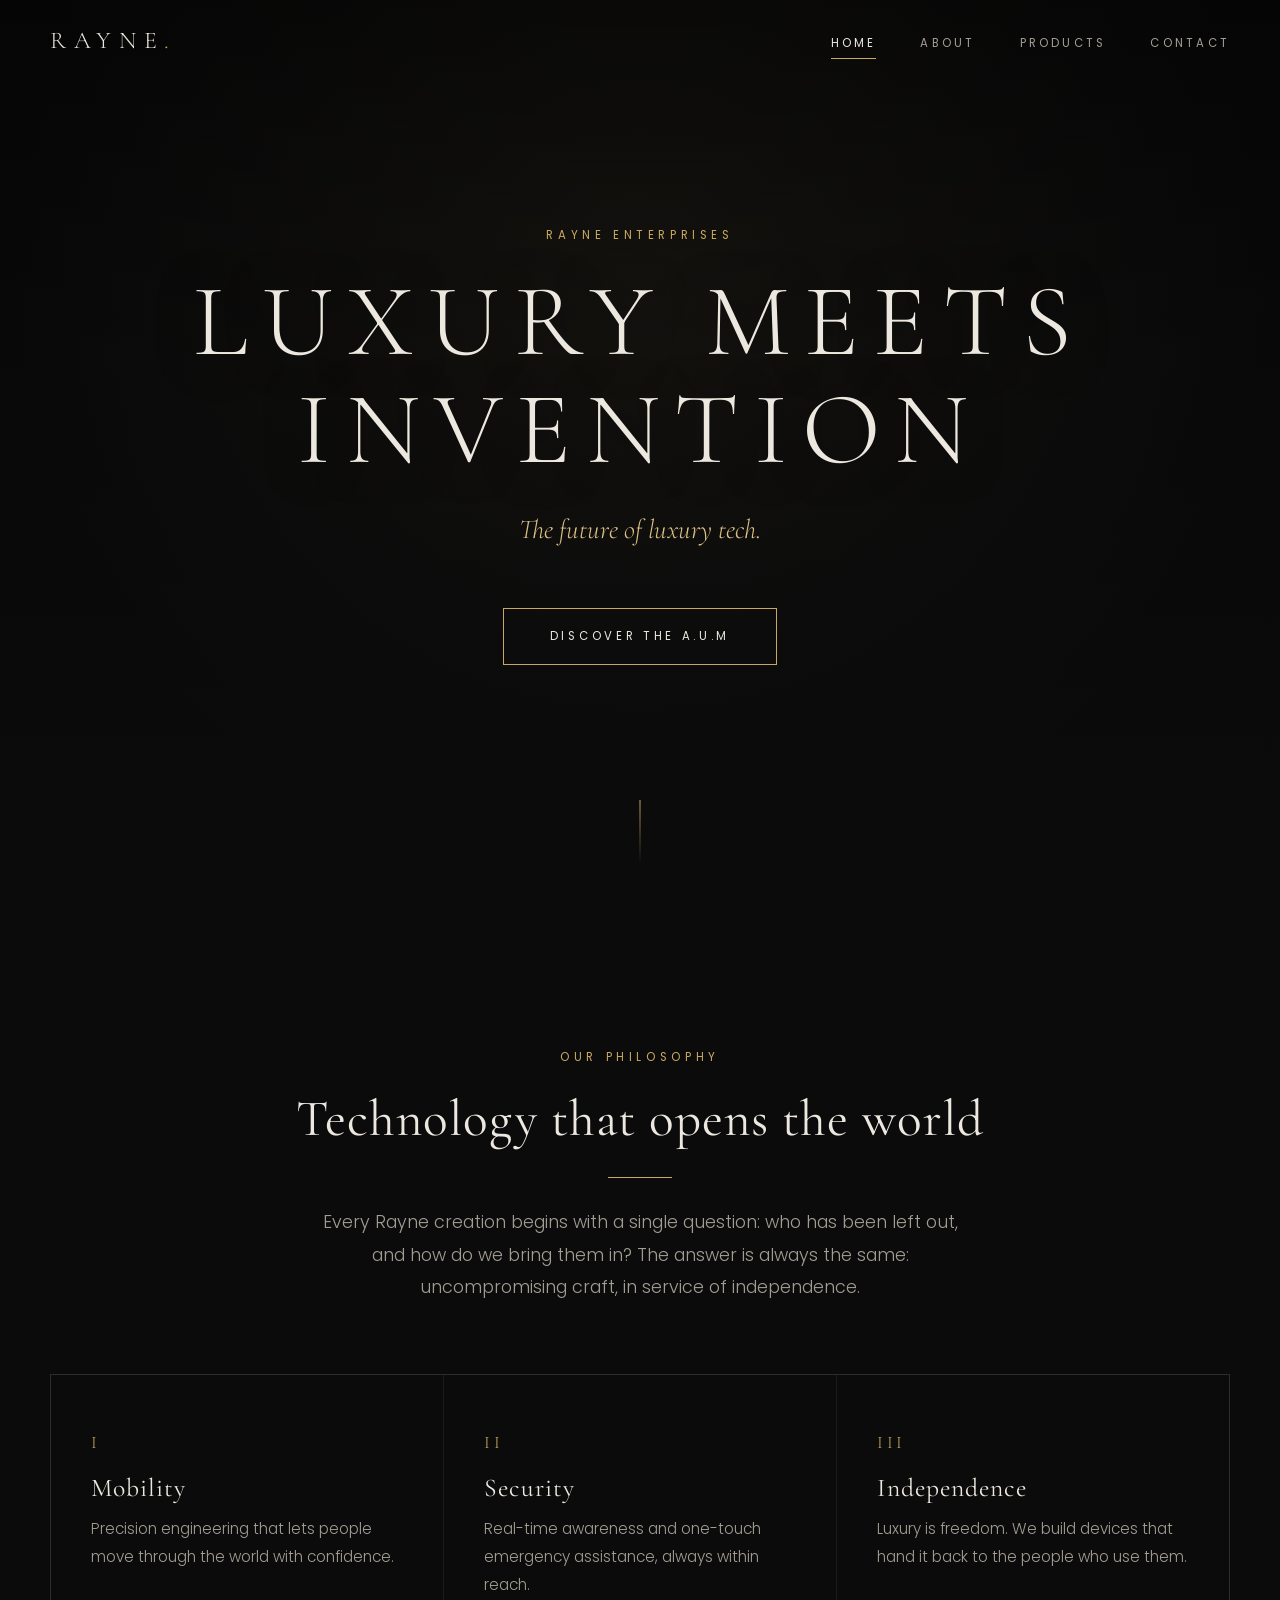
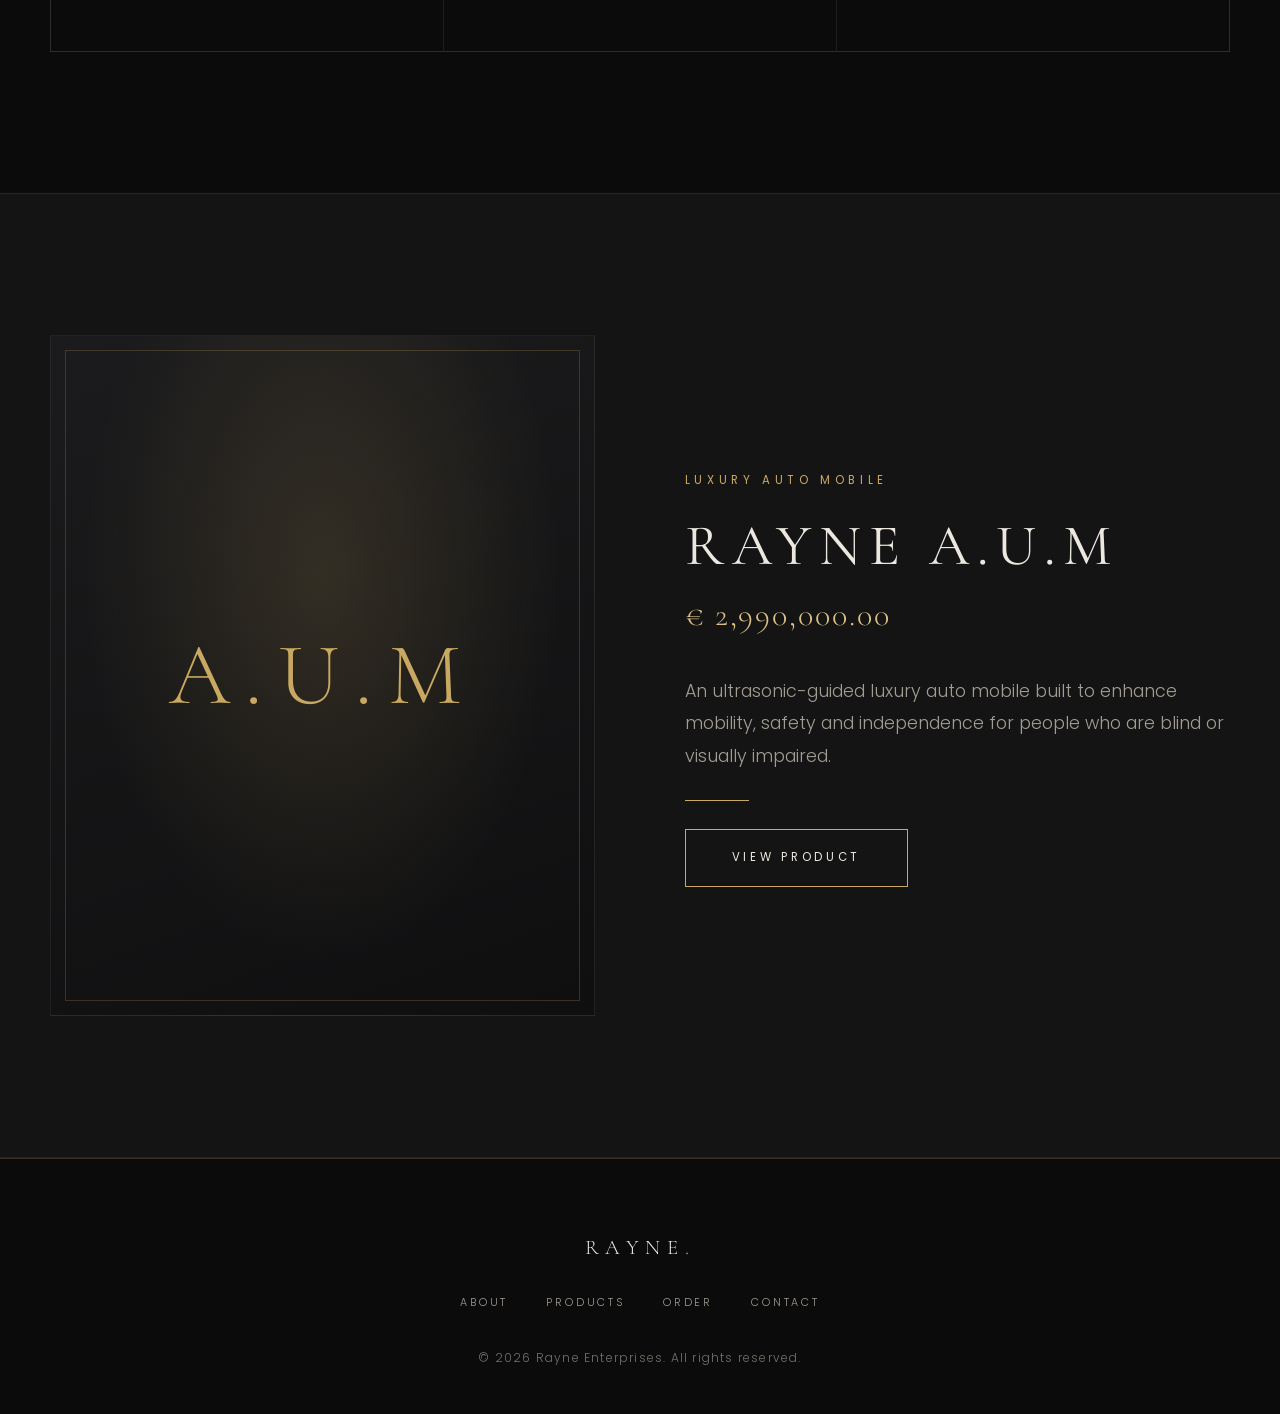
<file: index.html>
<!DOCTYPE html>
<html lang="en">
<head>
    <meta charset="UTF-8">
    <meta name="viewport" content="width=device-width, initial-scale=1.0">
    <title>Rayne Enterprises — Luxury Meets Invention</title>
    <meta name="description" content="Rayne Enterprises: the future of luxury technology. Discover the Rayne A.U.M.">
    <link rel="preconnect" href="https://fonts.googleapis.com">
    <link rel="preconnect" href="https://fonts.gstatic.com" crossorigin>
    <link href="https://fonts.googleapis.com/css2?family=Cormorant+Garamond:ital,wght@0,300;0,400;0,500;1,400&family=Poppins:wght@300;400&display=swap" rel="stylesheet">
    <link rel="stylesheet" href="style.css">
</head>
<body>
    <a class="skip-link" href="#main">Skip to content</a>

    <header class="site-header">
        <div class="header-inner">
            <a class="brand" href="index.html" aria-label="Rayne Enterprises home">Rayne<span>.</span></a>
            <button class="nav-toggle" aria-label="Toggle menu" aria-expanded="false" aria-controls="nav"><span></span></button>
            <nav id="nav" class="site-nav" aria-label="Main">
                <ul>
                    <li><a href="index.html" aria-current="page">Home</a></li>
                    <li><a href="about.html">About</a></li>
                    <li><a href="products.html">Products</a></li>
                    <li><a href="contact.html">Contact</a></li>
                </ul>
            </nav>
        </div>
    </header>

    <main id="main">
        <section id="hero">
            <!-- Background video. If your video host ever stops working, the dark gradient behind it takes over. -->
            <div class="video-background">
                <video autoplay muted loop playsinline aria-hidden="true">
                    <source src="https://brucewaynex.com/cdn/shop/videos/c/vp/032bca4f8c4c4cc7bda6c38eead99bff/032bca4f8c4c4cc7bda6c38eead99bff.HD-1080p-7.2Mbps-28333370.mp4?v=0" type="video/mp4">
                </video>
            </div>
            <div class="overlay"></div>

            <div class="hero-content">
                <span class="eyebrow">Rayne Enterprises</span>
                <h1 class="hero-title">Luxury Meets Invention</h1>
                <p class="hero-subtitle">The future of luxury tech.</p>
                <a class="btn" href="products.html">Discover the A.U.M</a>
            </div>
            <div class="scroll-cue" aria-hidden="true"></div>
        </section>

        <section class="section">
            <div class="container center">
                <span class="eyebrow reveal">Our Philosophy</span>
                <h2 class="section-title reveal d1">Technology that opens the world</h2>
                <hr class="divider reveal d1">
                <p class="lead reveal d2">Every Rayne creation begins with a single question: who has been left out, and how do we bring them in? The answer is always the same: uncompromising craft, in service of independence.</p>

                <div class="pillars">
                    <div class="pillar reveal">
                        <span class="num">I</span>
                        <h3>Mobility</h3>
                        <p>Precision engineering that lets people move through the world with confidence.</p>
                    </div>
                    <div class="pillar reveal d1">
                        <span class="num">II</span>
                        <h3>Security</h3>
                        <p>Real-time awareness and one-touch emergency assistance, always within reach.</p>
                    </div>
                    <div class="pillar reveal d2">
                        <span class="num">III</span>
                        <h3>Independence</h3>
                        <p>Luxury is freedom. We build devices that hand it back to the people who use them.</p>
                    </div>
                </div>
            </div>
        </section>

        <section id="products" class="section alt">
            <div class="container split">
                <!-- Replace .mono with <img src="images/aum.jpg" alt="Rayne A.U.M"> when you have a product photo -->
                <div class="product-visual reveal">
                    <span class="mono">A.U.M</span>
                </div>
                <div class="reveal d1">
                    <span class="eyebrow">Luxury Auto Mobile</span>
                    <h2 class="product-name">Rayne A.U.M</h2>
                    <p class="price">€ 2,990,000.00</p>
                    <p class="lead">An ultrasonic-guided luxury auto mobile built to enhance mobility, safety and independence for people who are blind or visually impaired.</p>
                    <hr class="divider">
                    <a class="btn" href="products.html">View Product</a>
                </div>
            </div>
        </section>
    </main>

    <footer class="site-footer">
        <a class="brand" href="index.html">Rayne<span>.</span></a>
        <nav class="footer-nav" aria-label="Footer">
            <a href="about.html">About</a>
            <a href="products.html">Products</a>
            <a href="order.html">Order</a>
            <a href="contact.html">Contact</a>
        </nav>
        <p class="copyright">&copy; <span class="year">2026</span> Rayne Enterprises. All rights reserved.</p>
    </footer>

    <script src="script.js"></script>
</body>
</html>
</file>
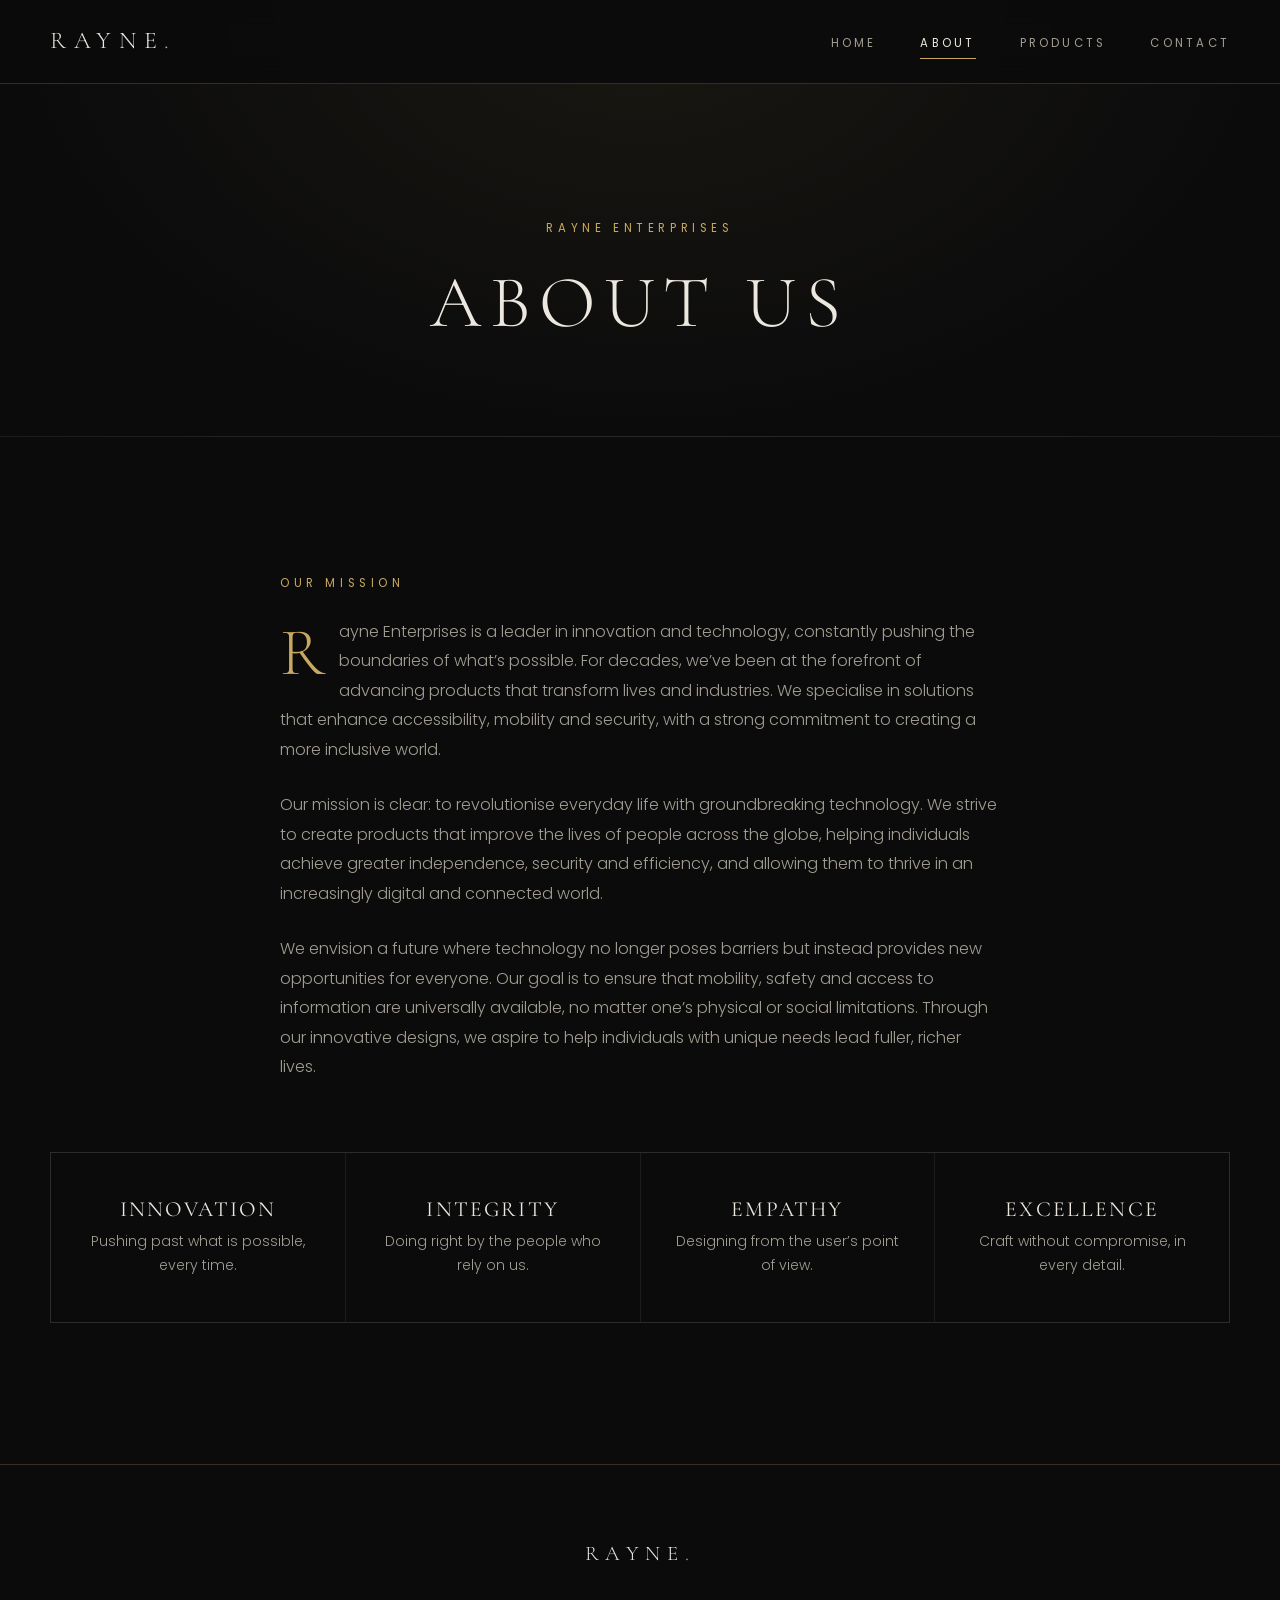
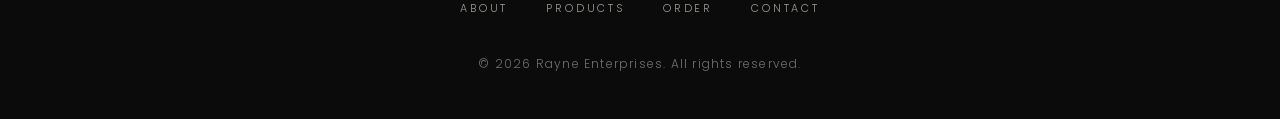
<file: about.html>
<!DOCTYPE html>
<html lang="en">
<head>
    <meta charset="UTF-8">
    <meta name="viewport" content="width=device-width, initial-scale=1.0">
    <title>About — Rayne Enterprises</title>
    <meta name="description" content="Rayne Enterprises is a leader in innovation, building technology that enhances accessibility, mobility and security.">
    <link rel="preconnect" href="https://fonts.googleapis.com">
    <link rel="preconnect" href="https://fonts.gstatic.com" crossorigin>
    <link href="https://fonts.googleapis.com/css2?family=Cormorant+Garamond:ital,wght@0,300;0,400;0,500;1,400&family=Poppins:wght@300;400&display=swap" rel="stylesheet">
    <link rel="stylesheet" href="style.css">
</head>
<body>
    <a class="skip-link" href="#main">Skip to content</a>

    <header class="site-header">
        <div class="header-inner">
            <a class="brand" href="index.html" aria-label="Rayne Enterprises home">Rayne<span>.</span></a>
            <button class="nav-toggle" aria-label="Toggle menu" aria-expanded="false" aria-controls="nav"><span></span></button>
            <nav id="nav" class="site-nav" aria-label="Main">
                <ul>
                    <li><a href="index.html">Home</a></li>
                    <li><a href="about.html" aria-current="page">About</a></li>
                    <li><a href="products.html">Products</a></li>
                    <li><a href="contact.html">Contact</a></li>
                </ul>
            </nav>
        </div>
    </header>

    <main id="main">
        <section class="page-hero">
            <div class="container">
                <span class="eyebrow">Rayne Enterprises</span>
                <h1>About Us</h1>
            </div>
        </section>

        <section class="section">
            <div class="container">
                <div class="prose reveal">
                    <h3>Our Mission</h3>
                    <p>Rayne Enterprises is a leader in innovation and technology, constantly pushing the boundaries of what&rsquo;s possible. For decades, we&rsquo;ve been at the forefront of advancing products that transform lives and industries. We specialise in solutions that enhance accessibility, mobility and security, with a strong commitment to creating a more inclusive world.</p>
                    <p>Our mission is clear: to revolutionise everyday life with groundbreaking technology. We strive to create products that improve the lives of people across the globe, helping individuals achieve greater independence, security and efficiency, and allowing them to thrive in an increasingly digital and connected world.</p>
                    <p>We envision a future where technology no longer poses barriers but instead provides new opportunities for everyone. Our goal is to ensure that mobility, safety and access to information are universally available, no matter one&rsquo;s physical or social limitations. Through our innovative designs, we aspire to help individuals with unique needs lead fuller, richer lives.</p>
                </div>

                <div class="values">
                    <div class="value reveal">
                        <h3>Innovation</h3>
                        <p>Pushing past what is possible, every time.</p>
                    </div>
                    <div class="value reveal d1">
                        <h3>Integrity</h3>
                        <p>Doing right by the people who rely on us.</p>
                    </div>
                    <div class="value reveal d2">
                        <h3>Empathy</h3>
                        <p>Designing from the user&rsquo;s point of view.</p>
                    </div>
                    <div class="value reveal d2">
                        <h3>Excellence</h3>
                        <p>Craft without compromise, in every detail.</p>
                    </div>
                </div>
            </div>
        </section>
    </main>

    <footer class="site-footer">
        <a class="brand" href="index.html">Rayne<span>.</span></a>
        <nav class="footer-nav" aria-label="Footer">
            <a href="about.html">About</a>
            <a href="products.html">Products</a>
            <a href="order.html">Order</a>
            <a href="contact.html">Contact</a>
        </nav>
        <p class="copyright">&copy; <span class="year">2026</span> Rayne Enterprises. All rights reserved.</p>
    </footer>

    <script src="script.js"></script>
</body>
</html>
</file>
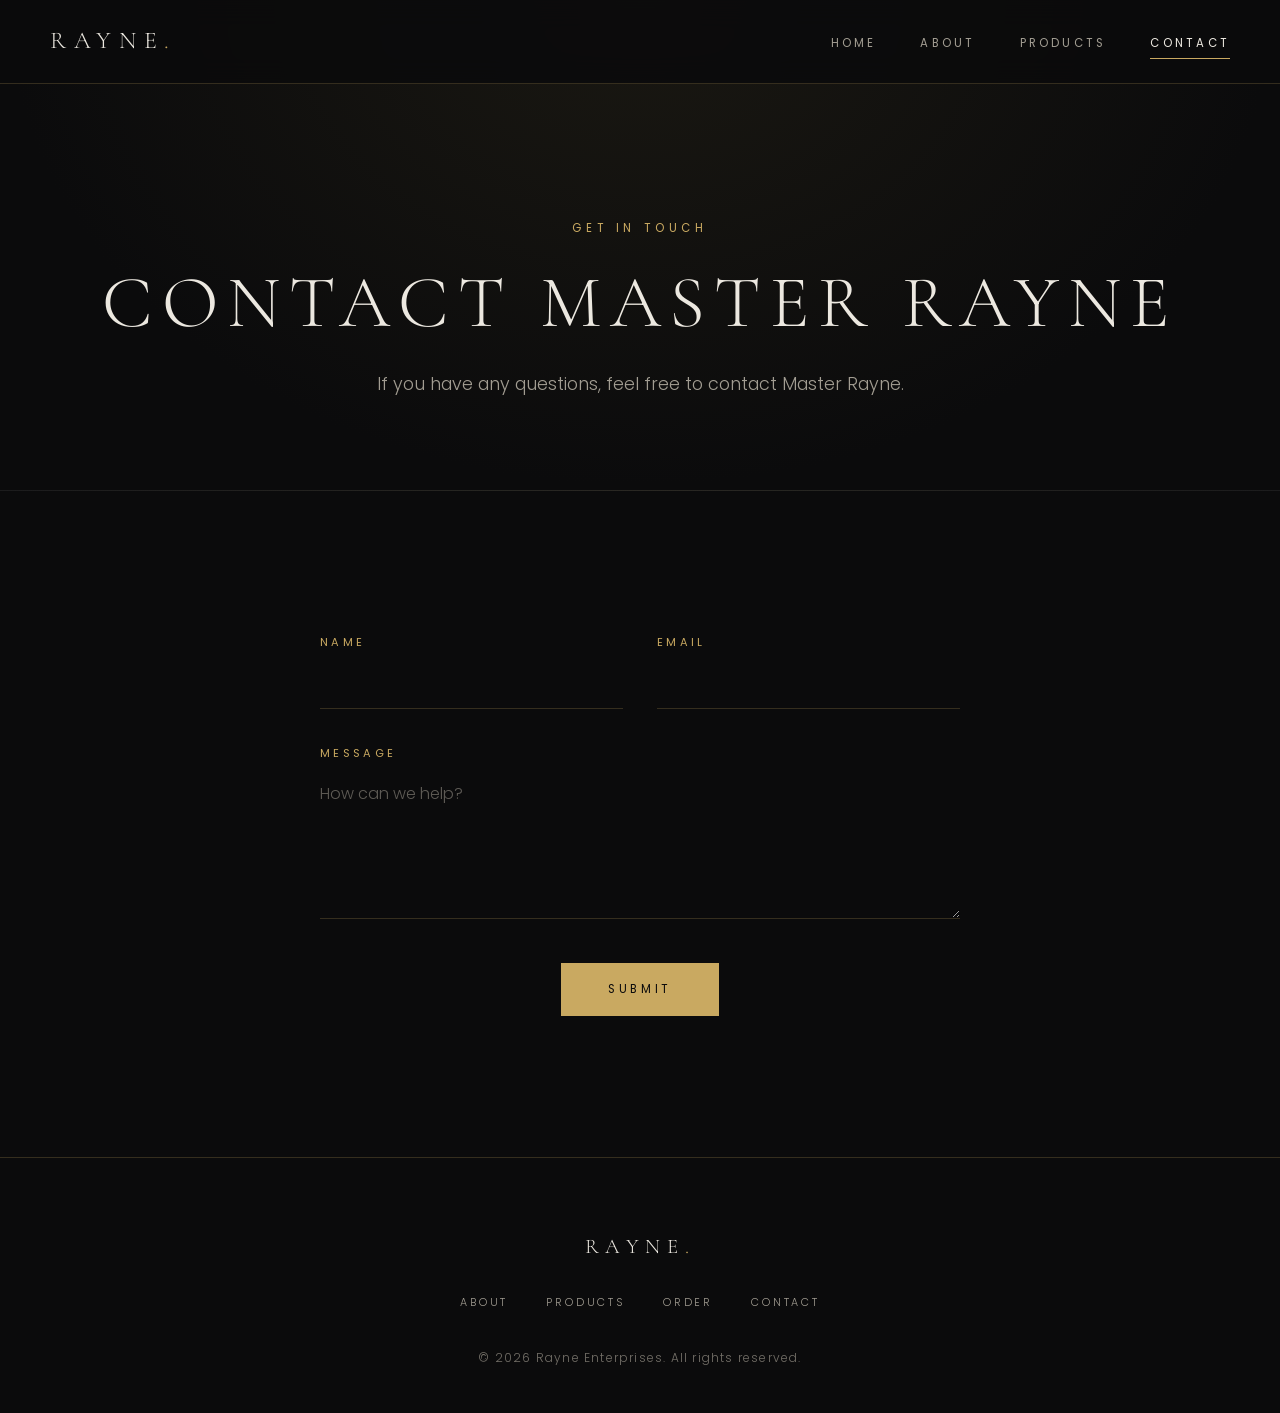
<file: contact.html>
<!DOCTYPE html>
<html lang="en">
<head>
    <meta charset="UTF-8">
    <meta name="viewport" content="width=device-width, initial-scale=1.0">
    <title>Contact — Rayne Enterprises</title>
    <link rel="preconnect" href="https://fonts.googleapis.com">
    <link rel="preconnect" href="https://fonts.gstatic.com" crossorigin>
    <link href="https://fonts.googleapis.com/css2?family=Cormorant+Garamond:ital,wght@0,300;0,400;0,500;1,400&family=Poppins:wght@300;400&display=swap" rel="stylesheet">
    <link rel="stylesheet" href="style.css">
</head>
<body>
    <a class="skip-link" href="#main">Skip to content</a>

    <header class="site-header">
        <div class="header-inner">
            <a class="brand" href="index.html" aria-label="Rayne Enterprises home">Rayne<span>.</span></a>
            <button class="nav-toggle" aria-label="Toggle menu" aria-expanded="false" aria-controls="nav"><span></span></button>
            <nav id="nav" class="site-nav" aria-label="Main">
                <ul>
                    <li><a href="index.html">Home</a></li>
                    <li><a href="about.html">About</a></li>
                    <li><a href="products.html">Products</a></li>
                    <li><a href="contact.html" aria-current="page">Contact</a></li>
                </ul>
            </nav>
        </div>
    </header>

    <main id="main">
        <section class="page-hero">
            <div class="container">
                <span class="eyebrow">Get in Touch</span>
                <h1>Contact Master Rayne</h1>
                <p class="lead">If you have any questions, feel free to contact Master Rayne.</p>
            </div>
        </section>

        <section class="section">
            <div class="container form-wrap reveal">
                <form action="https://formspree.io/f/mvgzblny" method="POST">
                    <input type="hidden" name="_subject" value="New message from the Rayne website">

                    <div class="form-row">
                        <div class="field">
                            <label for="name">Name</label>
                            <input type="text" id="name" name="name" required autocomplete="name">
                        </div>
                        <div class="field">
                            <label for="email">Email</label>
                            <input type="email" id="email" name="email" required autocomplete="email">
                        </div>
                    </div>

                    <div class="field">
                        <label for="message">Message</label>
                        <textarea id="message" name="message" rows="5" placeholder="How can we help?"></textarea>
                    </div>

                    <div class="form-actions">
                        <button type="submit" class="btn btn-solid">Submit</button>
                    </div>
                </form>
            </div>
        </section>
    </main>

    <footer class="site-footer">
        <a class="brand" href="index.html">Rayne<span>.</span></a>
        <nav class="footer-nav" aria-label="Footer">
            <a href="about.html">About</a>
            <a href="products.html">Products</a>
            <a href="order.html">Order</a>
            <a href="contact.html">Contact</a>
        </nav>
        <p class="copyright">&copy; <span class="year">2026</span> Rayne Enterprises. All rights reserved.</p>
    </footer>

    <script src="script.js"></script>
</body>
</html>
</file>
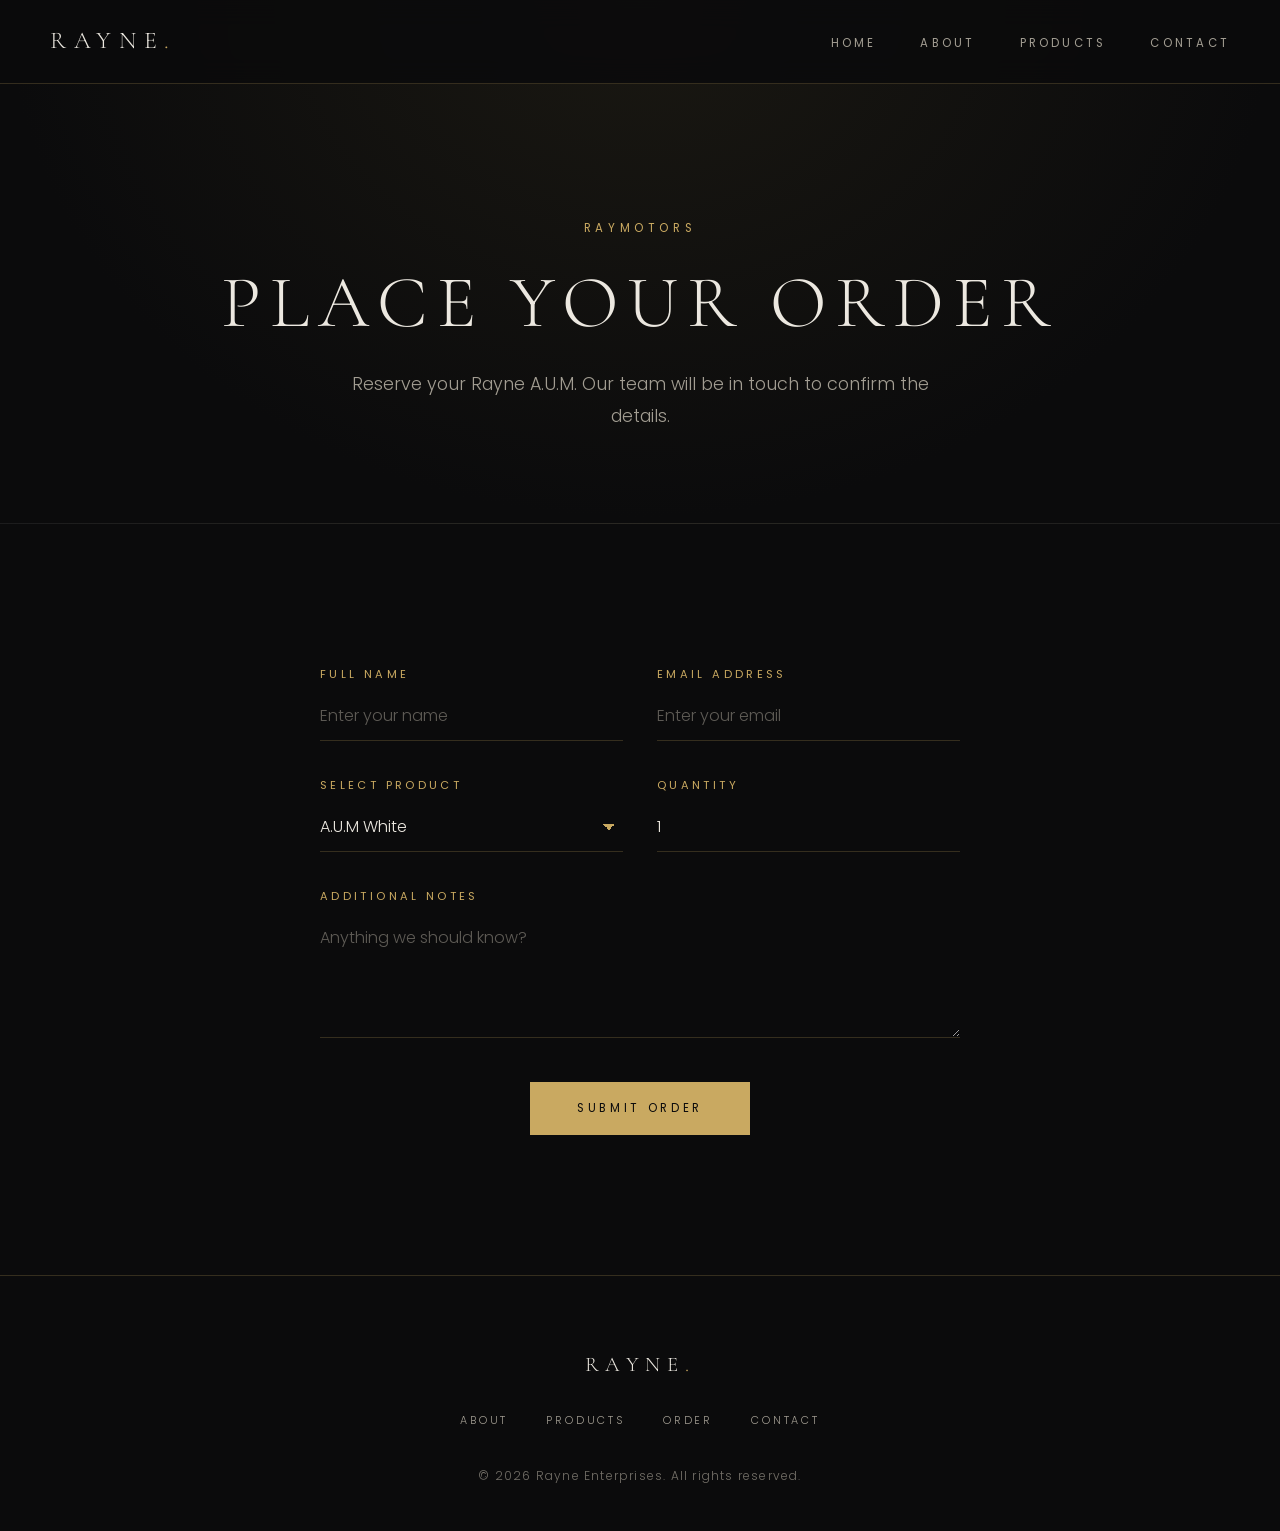
<file: order.html>
<!DOCTYPE html>
<html lang="en">
<head>
    <meta charset="UTF-8">
    <meta name="viewport" content="width=device-width, initial-scale=1.0">
    <title>Order — Rayne Enterprises</title>
    <link rel="preconnect" href="https://fonts.googleapis.com">
    <link rel="preconnect" href="https://fonts.gstatic.com" crossorigin>
    <link href="https://fonts.googleapis.com/css2?family=Cormorant+Garamond:ital,wght@0,300;0,400;0,500;1,400&family=Poppins:wght@300;400&display=swap" rel="stylesheet">
    <link rel="stylesheet" href="style.css">
</head>
<body>
    <a class="skip-link" href="#main">Skip to content</a>

    <header class="site-header">
        <div class="header-inner">
            <a class="brand" href="index.html" aria-label="Rayne Enterprises home">Rayne<span>.</span></a>
            <button class="nav-toggle" aria-label="Toggle menu" aria-expanded="false" aria-controls="nav"><span></span></button>
            <nav id="nav" class="site-nav" aria-label="Main">
                <ul>
                    <li><a href="index.html">Home</a></li>
                    <li><a href="about.html">About</a></li>
                    <li><a href="products.html">Products</a></li>
                    <li><a href="contact.html">Contact</a></li>
                </ul>
            </nav>
        </div>
    </header>

    <main id="main">
        <section class="page-hero">
            <div class="container">
                <span class="eyebrow">RAYMOTORS</span>
                <h1>Place Your Order</h1>
                <p class="lead">Reserve your Rayne A.U.M. Our team will be in touch to confirm the details.</p>
            </div>
        </section>

        <section class="section">
            <div class="container form-wrap reveal">
                <form action="https://formspree.io/f/xldgwvjg" method="POST">
                    <input type="hidden" name="_subject" value="New A.U.M order">

                    <div class="form-row">
                        <div class="field">
                            <label for="name">Full Name</label>
                            <input type="text" id="name" name="name" required placeholder="Enter your name" autocomplete="name">
                        </div>
                        <div class="field">
                            <label for="email">Email Address</label>
                            <input type="email" id="email" name="email" required placeholder="Enter your email" autocomplete="email">
                        </div>
                    </div>

                    <div class="form-row">
                        <div class="field">
                            <label for="product">Select Product</label>
                            <select id="product" name="product" required>
                                <option value="A.U.M White">A.U.M White</option>
                                <option value="A.U.M Black">A.U.M Black</option>
                            </select>
                        </div>
                        <div class="field">
                            <label for="quantity">Quantity</label>
                            <input type="number" id="quantity" name="quantity" required min="1" value="1">
                        </div>
                    </div>

                    <div class="field">
                        <label for="message">Additional Notes</label>
                        <textarea id="message" name="message" rows="4" placeholder="Anything we should know?"></textarea>
                    </div>

                    <div class="form-actions">
                        <button type="submit" class="btn btn-solid">Submit Order</button>
                    </div>
                </form>
            </div>
        </section>
    </main>

    <footer class="site-footer">
        <a class="brand" href="index.html">Rayne<span>.</span></a>
        <nav class="footer-nav" aria-label="Footer">
            <a href="about.html">About</a>
            <a href="products.html">Products</a>
            <a href="order.html">Order</a>
            <a href="contact.html">Contact</a>
        </nav>
        <p class="copyright">&copy; <span class="year">2026</span> Rayne Enterprises. All rights reserved.</p>
    </footer>

    <script src="script.js"></script>
</body>
</html>
</file>
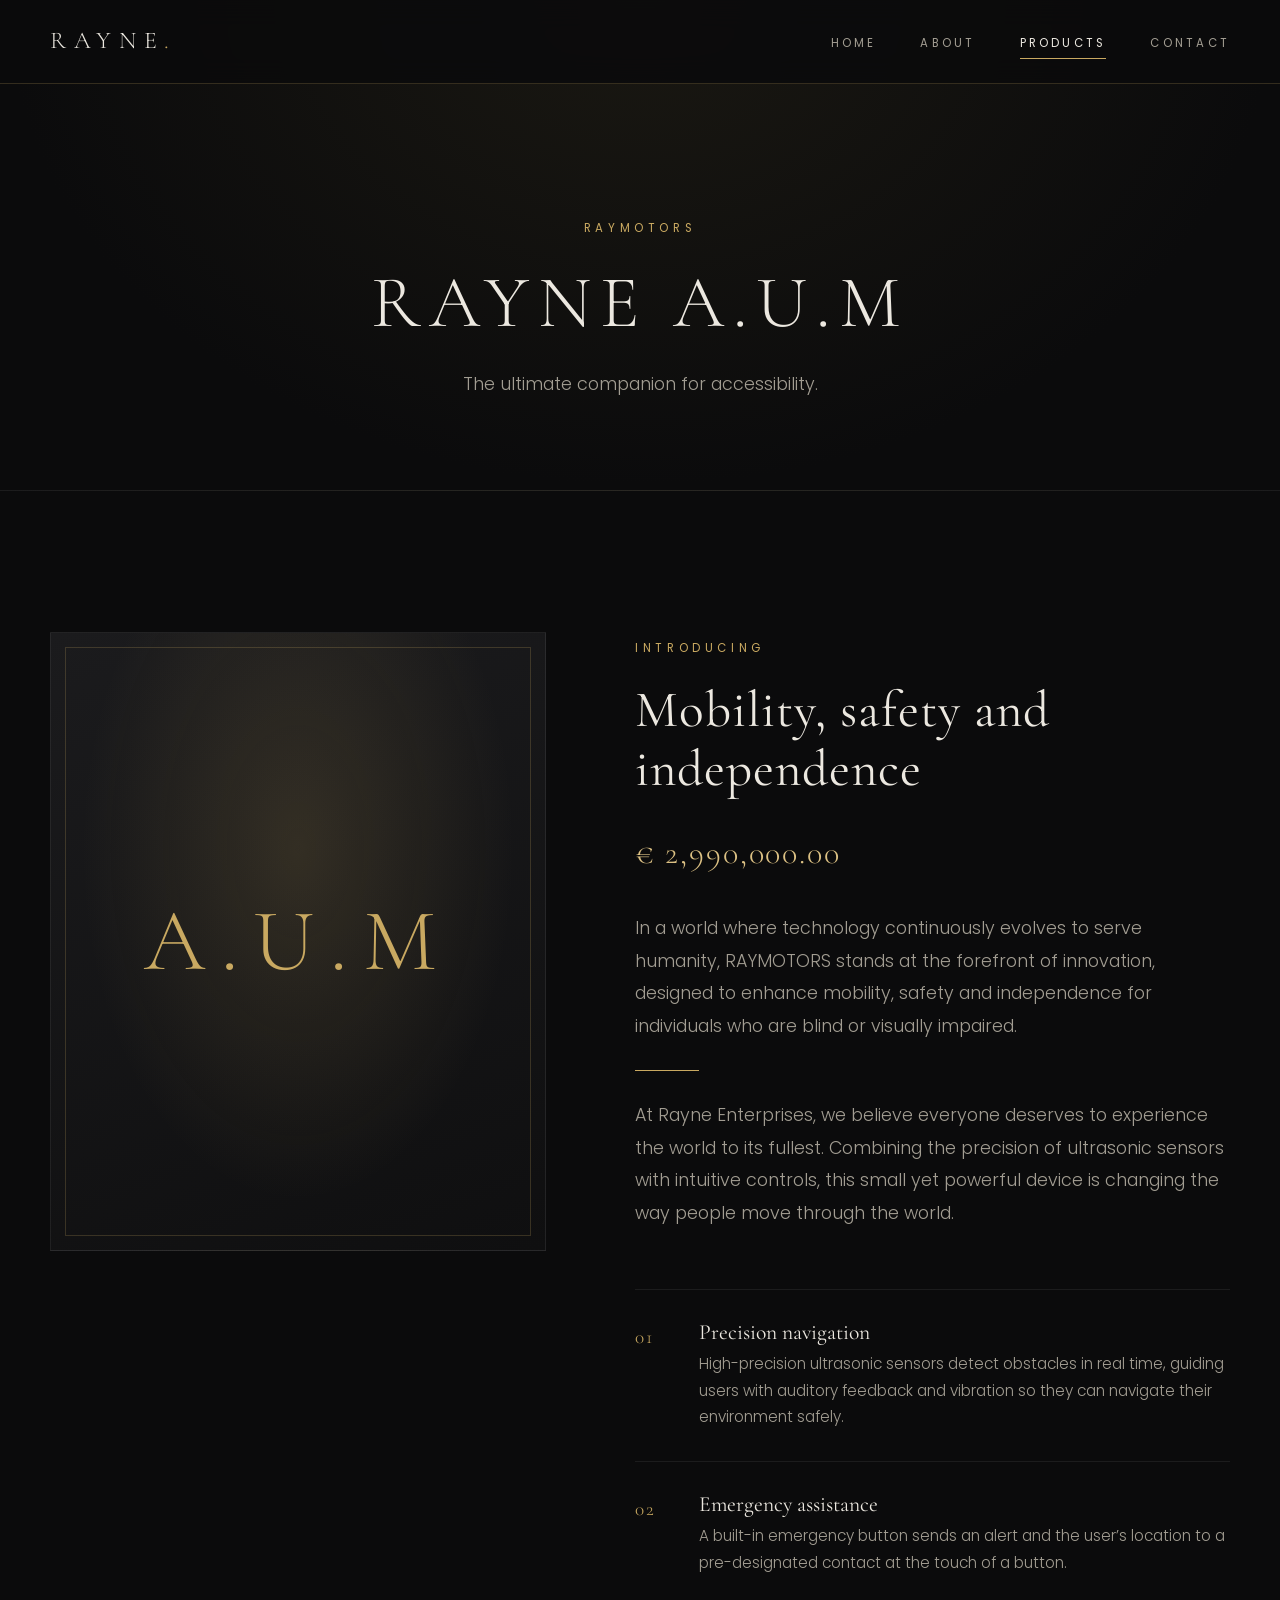
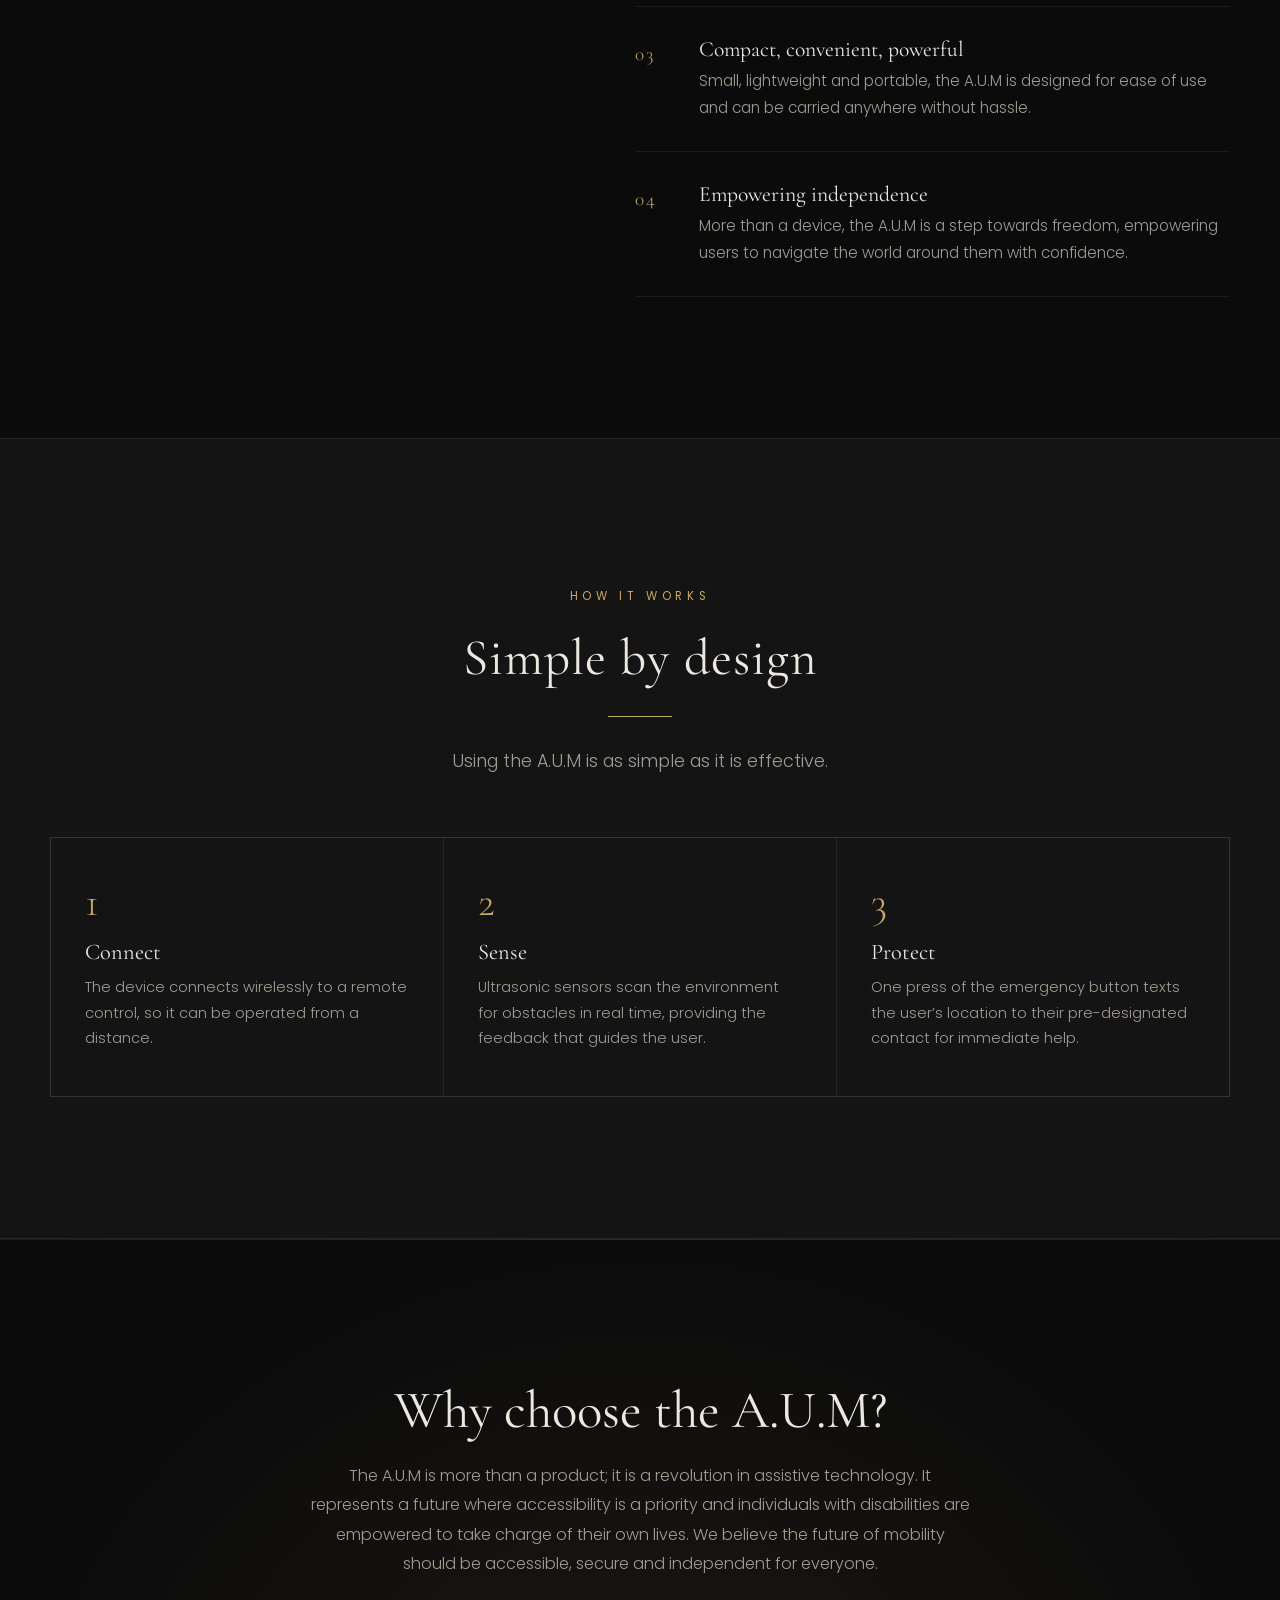
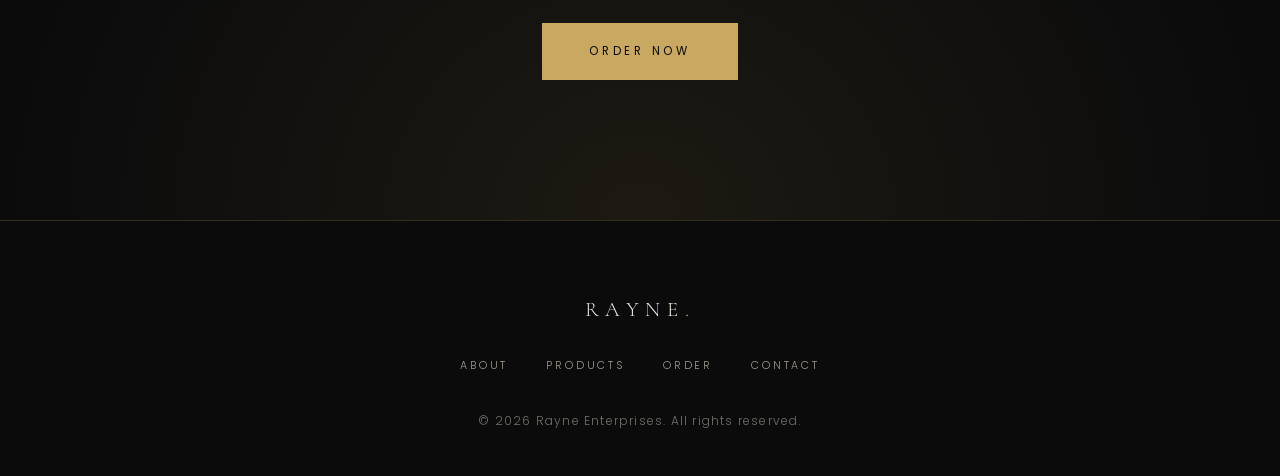
<file: products.html>
<!DOCTYPE html>
<html lang="en">
<head>
    <meta charset="UTF-8">
    <meta name="viewport" content="width=device-width, initial-scale=1.0">
    <title>Rayne A.U.M — Rayne Enterprises</title>
    <meta name="description" content="The Rayne A.U.M: a luxury auto mobile with ultrasonic navigation, emergency assistance and compact design.">
    <link rel="preconnect" href="https://fonts.googleapis.com">
    <link rel="preconnect" href="https://fonts.gstatic.com" crossorigin>
    <link href="https://fonts.googleapis.com/css2?family=Cormorant+Garamond:ital,wght@0,300;0,400;0,500;1,400&family=Poppins:wght@300;400&display=swap" rel="stylesheet">
    <link rel="stylesheet" href="style.css">
</head>
<body>
    <a class="skip-link" href="#main">Skip to content</a>

    <header class="site-header">
        <div class="header-inner">
            <a class="brand" href="index.html" aria-label="Rayne Enterprises home">Rayne<span>.</span></a>
            <button class="nav-toggle" aria-label="Toggle menu" aria-expanded="false" aria-controls="nav"><span></span></button>
            <nav id="nav" class="site-nav" aria-label="Main">
                <ul>
                    <li><a href="index.html">Home</a></li>
                    <li><a href="about.html">About</a></li>
                    <li><a href="products.html" aria-current="page">Products</a></li>
                    <li><a href="contact.html">Contact</a></li>
                </ul>
            </nav>
        </div>
    </header>

    <main id="main">
        <section class="page-hero">
            <div class="container">
                <span class="eyebrow">RAYMOTORS</span>
                <h1>Rayne A.U.M</h1>
                <p class="lead">The ultimate companion for accessibility.</p>
            </div>
        </section>

        <section class="section">
            <div class="container product-layout">
                <!-- Replace .mono with <img src="images/aum.jpg" alt="Rayne A.U.M"> when you have a product photo -->
                <div class="product-visual reveal">
                    <span class="mono">A.U.M</span>
                </div>

                <div>
                    <div class="reveal">
                        <span class="eyebrow">Introducing</span>
                        <h2 class="section-title">Mobility, safety and independence</h2>
                        <p class="price">€ 2,990,000.00</p>
                        <p class="lead">In a world where technology continuously evolves to serve humanity, RAYMOTORS stands at the forefront of innovation, designed to enhance mobility, safety and independence for individuals who are blind or visually impaired.</p>
                        <hr class="divider">
                        <p class="lead">At Rayne Enterprises, we believe everyone deserves to experience the world to its fullest. Combining the precision of ultrasonic sensors with intuitive controls, this small yet powerful device is changing the way people move through the world.</p>
                    </div>

                    <ul class="features" style="margin-top: 60px;">
                        <li class="reveal">
                            <span class="n">01</span>
                            <div>
                                <h4>Precision navigation</h4>
                                <p>High-precision ultrasonic sensors detect obstacles in real time, guiding users with auditory feedback and vibration so they can navigate their environment safely.</p>
                            </div>
                        </li>
                        <li class="reveal">
                            <span class="n">02</span>
                            <div>
                                <h4>Emergency assistance</h4>
                                <p>A built-in emergency button sends an alert and the user&rsquo;s location to a pre-designated contact at the touch of a button.</p>
                            </div>
                        </li>
                        <li class="reveal">
                            <span class="n">03</span>
                            <div>
                                <h4>Compact, convenient, powerful</h4>
                                <p>Small, lightweight and portable, the A.U.M is designed for ease of use and can be carried anywhere without hassle.</p>
                            </div>
                        </li>
                        <li class="reveal">
                            <span class="n">04</span>
                            <div>
                                <h4>Empowering independence</h4>
                                <p>More than a device, the A.U.M is a step towards freedom, empowering users to navigate the world around them with confidence.</p>
                            </div>
                        </li>
                    </ul>
                </div>
            </div>
        </section>

        <section class="section alt">
            <div class="container center">
                <span class="eyebrow reveal">How It Works</span>
                <h2 class="section-title reveal d1">Simple by design</h2>
                <hr class="divider reveal d1">
                <p class="lead reveal d2">Using the A.U.M is as simple as it is effective.</p>

                <div class="steps" style="text-align:left;">
                    <div class="step reveal">
                        <span class="n">1</span>
                        <h4>Connect</h4>
                        <p>The device connects wirelessly to a remote control, so it can be operated from a distance.</p>
                    </div>
                    <div class="step reveal d1">
                        <span class="n">2</span>
                        <h4>Sense</h4>
                        <p>Ultrasonic sensors scan the environment for obstacles in real time, providing the feedback that guides the user.</p>
                    </div>
                    <div class="step reveal d2">
                        <span class="n">3</span>
                        <h4>Protect</h4>
                        <p>One press of the emergency button texts the user&rsquo;s location to their pre-designated contact for immediate help.</p>
                    </div>
                </div>
            </div>
        </section>

        <section class="cta-band">
            <h2 class="reveal">Why choose the A.U.M?</h2>
            <p class="reveal d1">The A.U.M is more than a product; it is a revolution in assistive technology. It represents a future where accessibility is a priority and individuals with disabilities are empowered to take charge of their own lives. We believe the future of mobility should be accessible, secure and independent for everyone.</p>
            <a class="btn btn-solid reveal d2" href="order.html">Order Now</a>
        </section>
    </main>

    <footer class="site-footer">
        <a class="brand" href="index.html">Rayne<span>.</span></a>
        <nav class="footer-nav" aria-label="Footer">
            <a href="about.html">About</a>
            <a href="products.html">Products</a>
            <a href="order.html">Order</a>
            <a href="contact.html">Contact</a>
        </nav>
        <p class="copyright">&copy; <span class="year">2026</span> Rayne Enterprises. All rights reserved.</p>
    </footer>

    <script src="script.js"></script>
</body>
</html>
</file>
<file: style.css>
/* ==========================================================
   RAYNE ENTERPRISES — Luxury design system
   One accent (champagne gold), restrained type, slow motion.
   Change the look of the whole site from the :root block.
   ========================================================== */

:root {
    --bg: #0b0b0c;
    --surface: #141415;
    --surface-2: #1b1b1d;
    --line: rgba(201, 169, 97, 0.22);
    --line-soft: rgba(255, 255, 255, 0.07);
    --gold: #c9a961;
    --gold-bright: #dcc184;
    --text: #ece8e0;
    --text-muted: #a29d92;

    --serif: 'Cormorant Garamond', 'Times New Roman', serif;
    --sans: 'Poppins', system-ui, sans-serif;

    --header-h: 84px;
    --max: 1180px;
    --ease: cubic-bezier(0.22, 0.61, 0.36, 1);
}

/* ---------- Reset & base ---------- */
*, *::before, *::after { margin: 0; padding: 0; box-sizing: border-box; }

html { scroll-behavior: smooth; }

body {
    font-family: var(--sans);
    font-weight: 300;
    font-size: 1rem;
    line-height: 1.85;
    background: var(--bg);
    color: var(--text);
    -webkit-font-smoothing: antialiased;
}

img, video { max-width: 100%; display: block; }
a { color: inherit; text-decoration: none; }
ul { list-style: none; }

::selection { background: var(--gold); color: var(--bg); }

:focus-visible {
    outline: 2px solid var(--gold-bright);
    outline-offset: 4px;
}

.skip-link {
    position: absolute;
    left: 16px;
    top: -60px;
    background: var(--gold);
    color: var(--bg);
    padding: 10px 18px;
    z-index: 200;
    font-size: 0.85rem;
    transition: top 0.3s var(--ease);
}
.skip-link:focus { top: 16px; }

/* ---------- Typography helpers ---------- */
h1, h2, h3, h4 {
    font-family: var(--serif);
    font-weight: 400;
    line-height: 1.15;
}

.eyebrow {
    display: inline-block;
    font-family: var(--sans);
    font-size: 0.72rem;
    font-weight: 400;
    letter-spacing: 0.4em;
    text-transform: uppercase;
    color: var(--gold);
    margin-bottom: 22px;
}

.section-title {
    font-size: clamp(2rem, 4.2vw, 3.2rem);
    letter-spacing: 0.02em;
    margin-bottom: 24px;
}

.lead {
    font-size: 1.1rem;
    color: var(--text-muted);
    max-width: 640px;
}

.divider {
    width: 64px;
    height: 1px;
    background: var(--gold);
    border: 0;
    margin: 28px 0;
}
.center .divider { margin-left: auto; margin-right: auto; }
.center { text-align: center; }
.center .lead { margin-left: auto; margin-right: auto; }

/* ---------- Layout ---------- */
.container { width: min(var(--max), 100% - 48px); margin: 0 auto; }
.section { padding: clamp(80px, 11vw, 150px) 0; }
.section.alt { background: var(--surface); border-top: 1px solid var(--line-soft); border-bottom: 1px solid var(--line-soft); }

/* ---------- Header ---------- */
.site-header {
    position: fixed;
    inset: 0 0 auto 0;
    z-index: 100;
    height: var(--header-h);
    background: transparent;
    border-bottom: 1px solid transparent;
    transition: background 0.5s var(--ease), border-color 0.5s var(--ease), backdrop-filter 0.5s var(--ease);
}

.site-header.scrolled {
    background: rgba(11, 11, 12, 0.88);
    backdrop-filter: blur(14px);
    -webkit-backdrop-filter: blur(14px);
    border-bottom-color: var(--line);
}

.header-inner {
    width: min(var(--max), 100% - 48px);
    height: 100%;
    margin: 0 auto;
    display: flex;
    align-items: center;
    justify-content: space-between;
}

.brand {
    font-family: var(--serif);
    font-size: 1.5rem;
    letter-spacing: 0.32em;
    text-transform: uppercase;
    color: var(--text);
}
.brand span { color: var(--gold); }

.site-nav ul { display: flex; gap: 44px; }

.site-nav a {
    position: relative;
    font-size: 0.72rem;
    font-weight: 400;
    letter-spacing: 0.28em;
    text-transform: uppercase;
    color: var(--text-muted);
    padding: 8px 0;
    transition: color 0.4s var(--ease);
}

.site-nav a::after {
    content: "";
    position: absolute;
    left: 0; bottom: 0;
    width: 100%; height: 1px;
    background: var(--gold);
    transform: scaleX(0);
    transform-origin: left;
    transition: transform 0.5s var(--ease);
}

.site-nav a:hover,
.site-nav a[aria-current="page"] { color: var(--text); }
.site-nav a:hover::after,
.site-nav a[aria-current="page"]::after { transform: scaleX(1); }

.nav-toggle {
    display: none;
    background: none;
    border: 0;
    width: 44px; height: 44px;
    cursor: pointer;
    position: relative;
}
.nav-toggle span,
.nav-toggle span::before,
.nav-toggle span::after {
    content: "";
    position: absolute;
    left: 10px;
    width: 24px; height: 1px;
    background: var(--text);
    transition: transform 0.4s var(--ease), opacity 0.3s;
}
.nav-toggle span { top: 22px; }
.nav-toggle span::before { top: -7px; left: 0; }
.nav-toggle span::after  { top: 7px;  left: 0; }
.nav-toggle[aria-expanded="true"] span { background: transparent; }
.nav-toggle[aria-expanded="true"] span::before { transform: translateY(7px) rotate(45deg); }
.nav-toggle[aria-expanded="true"] span::after  { transform: translateY(-7px) rotate(-45deg); }

/* ---------- Buttons ---------- */
.btn {
    display: inline-block;
    padding: 17px 46px;
    background: transparent;
    color: var(--text);
    border: 1px solid var(--gold);
    font-family: var(--sans);
    font-size: 0.72rem;
    font-weight: 400;
    letter-spacing: 0.32em;
    text-transform: uppercase;
    cursor: pointer;
    transition: background 0.5s var(--ease), color 0.5s var(--ease);
}
.btn:hover { background: var(--gold); color: var(--bg); }

.btn-solid { background: var(--gold); color: var(--bg); }
.btn-solid:hover { background: var(--gold-bright); }

.text-link {
    font-size: 0.72rem;
    letter-spacing: 0.28em;
    text-transform: uppercase;
    color: var(--gold);
    border-bottom: 1px solid var(--line);
    padding-bottom: 6px;
    transition: border-color 0.4s var(--ease), color 0.4s var(--ease);
}
.text-link:hover { color: var(--gold-bright); border-color: var(--gold); }

/* ---------- Hero ---------- */
#hero {
    position: relative;
    min-height: 100vh;
    min-height: 100svh;
    display: flex;
    align-items: center;
    justify-content: center;
    text-align: center;
    overflow: hidden;
    background:
        radial-gradient(ellipse at 50% 30%, #1c1a15 0%, var(--bg) 70%);
}

.video-background {
    position: absolute;
    inset: 0;
    z-index: 0;
}
.video-background video {
    width: 100%; height: 100%;
    object-fit: cover;
    filter: brightness(0.7) saturate(0.85);
}

.overlay {
    position: absolute;
    inset: 0;
    z-index: 1;
    background:
        linear-gradient(to bottom, rgba(0,0,0,0.55) 0%, rgba(0,0,0,0.25) 40%, rgba(11,11,12,0.95) 100%);
}

.hero-content {
    position: relative;
    z-index: 2;
    padding: calc(var(--header-h) + 20px) 24px 120px;
    max-width: 960px;
}

.hero-title {
    font-weight: 300;
    font-size: clamp(2.8rem, 8vw, 6.4rem);
    letter-spacing: 0.14em;
    text-transform: uppercase;
    line-height: 1.05;
    text-shadow: 0 2px 40px rgba(0, 0, 0, 0.5);
}

.hero-subtitle {
    font-family: var(--serif);
    font-style: italic;
    font-size: clamp(1.2rem, 2.4vw, 1.7rem);
    color: var(--gold-bright);
    margin-top: 22px;
}

.hero-content .btn { margin-top: 52px; }

.scroll-cue {
    position: absolute;
    left: 50%;
    bottom: 36px;
    z-index: 2;
    width: 1px; height: 64px;
    background: linear-gradient(to bottom, var(--gold), transparent);
    transform: translateX(-50%);
    animation: cue 2.6s var(--ease) infinite;
}
@keyframes cue {
    0%   { opacity: 0; transform: translate(-50%, -14px); }
    40%  { opacity: 1; }
    100% { opacity: 0; transform: translate(-50%, 14px); }
}

/* ---------- Pillars ---------- */
.pillars {
    display: grid;
    grid-template-columns: repeat(3, 1fr);
    gap: 1px;
    background: var(--line-soft);
    border: 1px solid var(--line-soft);
    margin-top: 70px;
}
.pillar {
    background: var(--bg);
    padding: 52px 40px;
    text-align: left;
}
.pillar .num {
    font-family: var(--serif);
    font-size: 1.1rem;
    color: var(--gold);
    letter-spacing: 0.2em;
}
.pillar h3 {
    font-size: 1.6rem;
    margin: 14px 0 12px;
    letter-spacing: 0.04em;
}
.pillar p { color: var(--text-muted); font-size: 0.95rem; }

/* ---------- Product visual (placeholder until real photos) ---------- */
.product-visual {
    position: relative;
    aspect-ratio: 4 / 5;
    background:
        radial-gradient(ellipse at 50% 35%, rgba(201,169,97,0.16), transparent 62%),
        linear-gradient(160deg, var(--surface-2), #0f0f10);
    border: 1px solid var(--line-soft);
    display: grid;
    place-items: center;
    overflow: hidden;
}
.product-visual::after {
    content: "";
    position: absolute;
    inset: 14px;
    border: 1px solid var(--line);
    pointer-events: none;
}
.product-visual .mono {
    font-family: var(--serif);
    font-size: clamp(3rem, 7vw, 5.5rem);
    letter-spacing: 0.18em;
    color: var(--gold);
    font-weight: 300;
}
.product-visual img {
    width: 100%; height: 100%;
    object-fit: cover;
    transition: transform 1.1s var(--ease);
}
.product-visual:hover img { transform: scale(1.04); }

/* ---------- Feature split ---------- */
.split {
    display: grid;
    grid-template-columns: 1fr 1fr;
    gap: clamp(40px, 7vw, 110px);
    align-items: center;
}

.price {
    font-family: var(--serif);
    font-size: 2rem;
    color: var(--gold-bright);
    letter-spacing: 0.06em;
    margin: 6px 0 30px;
}

.product-name {
    font-size: clamp(2.2rem, 4.5vw, 3.6rem);
    letter-spacing: 0.14em;
    text-transform: uppercase;
}

/* ---------- Page header (inner pages) ---------- */
.page-hero {
    padding: calc(var(--header-h) + clamp(70px, 10vw, 130px)) 0 clamp(50px, 7vw, 90px);
    text-align: center;
    background: radial-gradient(ellipse at 50% 0%, #1a1812 0%, var(--bg) 70%);
    border-bottom: 1px solid var(--line-soft);
}
.page-hero h1 {
    font-weight: 300;
    font-size: clamp(2.4rem, 6vw, 4.6rem);
    letter-spacing: 0.12em;
    text-transform: uppercase;
}
.page-hero .lead { margin: 22px auto 0; }

/* ---------- Prose ---------- */
.prose { max-width: 720px; margin: 0 auto; }
.prose p { color: var(--text-muted); margin-bottom: 1.6em; }
.prose p:first-of-type::first-letter {
    font-family: var(--serif);
    font-size: 4.2rem;
    float: left;
    line-height: 0.9;
    padding: 6px 14px 0 0;
    color: var(--gold);
}
.prose h2 { font-size: 2.2rem; margin-bottom: 8px; }
.prose h3 {
    font-family: var(--sans);
    font-size: 0.72rem;
    letter-spacing: 0.4em;
    text-transform: uppercase;
    color: var(--gold);
    margin-bottom: 26px;
}

/* ---------- Values grid ---------- */
.values {
    display: grid;
    grid-template-columns: repeat(4, 1fr);
    gap: 1px;
    background: var(--line-soft);
    border: 1px solid var(--line-soft);
    margin-top: 70px;
}
.value { background: var(--bg); padding: 44px 28px; text-align: center; }
.value h3 {
    font-size: 1.35rem;
    letter-spacing: 0.1em;
    text-transform: uppercase;
    margin-bottom: 8px;
}
.value p { font-size: 0.88rem; color: var(--text-muted); line-height: 1.7; }

/* ---------- Product page ---------- */
.product-layout {
    display: grid;
    grid-template-columns: 5fr 6fr;
    gap: clamp(40px, 7vw, 100px);
    align-items: start;
}
.product-layout .product-visual { position: sticky; top: calc(var(--header-h) + 30px); }

.features { margin-top: 10px; }
.features li {
    display: grid;
    grid-template-columns: 56px 1fr;
    gap: 8px;
    padding: 30px 0;
    border-top: 1px solid var(--line-soft);
}
.features li:last-child { border-bottom: 1px solid var(--line-soft); }
.features .n { font-family: var(--serif); color: var(--gold); font-size: 1.2rem; letter-spacing: 0.1em; }
.features h4 { font-size: 1.35rem; margin-bottom: 6px; }
.features p { color: var(--text-muted); font-size: 0.95rem; line-height: 1.75; }

.steps {
    display: grid;
    grid-template-columns: repeat(3, 1fr);
    gap: 1px;
    background: var(--line-soft);
    border: 1px solid var(--line-soft);
    margin-top: 60px;
}
.step { background: var(--surface); padding: 44px 34px; }
.step .n { font-family: var(--serif); font-size: 2.6rem; color: var(--gold); line-height: 1; }
.step h4 { font-size: 1.4rem; margin: 14px 0 10px; }
.step p { color: var(--text-muted); font-size: 0.92rem; line-height: 1.75; }

.cta-band {
    text-align: center;
    padding: clamp(80px, 11vw, 140px) 24px;
    background: radial-gradient(ellipse at 50% 100%, #1d1a13 0%, var(--bg) 70%);
    border-top: 1px solid var(--line-soft);
}
.cta-band h2 { font-size: clamp(2rem, 4.4vw, 3.3rem); margin-bottom: 20px; }
.cta-band p { color: var(--text-muted); max-width: 660px; margin: 0 auto 44px; }

/* ---------- Forms ---------- */
.form-wrap { max-width: 640px; margin: 0 auto; }

.form-wrap form { display: grid; gap: 34px; }

.field { display: grid; gap: 6px; }

.field label {
    font-size: 0.7rem;
    font-weight: 400;
    letter-spacing: 0.3em;
    text-transform: uppercase;
    color: var(--gold);
}

.field input,
.field select,
.field textarea {
    width: 100%;
    background: transparent;
    border: 0;
    border-bottom: 1px solid var(--line);
    color: var(--text);
    font-family: var(--sans);
    font-size: 1rem;
    font-weight: 300;
    padding: 12px 0;
    border-radius: 0;
    transition: border-color 0.4s var(--ease);
}
.field select { appearance: none; -webkit-appearance: none; cursor: pointer;
    background-image: linear-gradient(45deg, transparent 50%, var(--gold) 50%), linear-gradient(135deg, var(--gold) 50%, transparent 50%);
    background-position: calc(100% - 14px) 50%, calc(100% - 8px) 50%;
    background-size: 6px 6px, 6px 6px;
    background-repeat: no-repeat;
}
.field select option { background: var(--surface); color: var(--text); }
.field textarea { resize: vertical; min-height: 120px; }
.field input::placeholder,
.field textarea::placeholder { color: rgba(162, 157, 146, 0.55); }
.field input:focus,
.field select:focus,
.field textarea:focus { outline: none; border-bottom-color: var(--gold-bright); }

.form-row { display: grid; grid-template-columns: 1fr 1fr; gap: 34px; }
.form-actions { text-align: center; margin-top: 10px; }

/* ---------- Footer ---------- */
.site-footer {
    padding: 70px 0 44px;
    border-top: 1px solid var(--line);
    background: var(--bg);
    text-align: center;
}
.site-footer .brand { display: inline-block; font-size: 1.3rem; margin-bottom: 26px; }
.footer-nav { display: flex; justify-content: center; flex-wrap: wrap; gap: 14px 38px; margin-bottom: 34px; }
.footer-nav a {
    font-size: 0.68rem;
    letter-spacing: 0.26em;
    text-transform: uppercase;
    color: var(--text-muted);
    transition: color 0.4s var(--ease);
}
.footer-nav a:hover { color: var(--gold); }
.copyright { font-size: 0.75rem; letter-spacing: 0.1em; color: rgba(162, 157, 146, 0.7); }

/* ---------- Scroll reveal ---------- */
.reveal {
    opacity: 0;
    transform: translateY(26px);
    transition: opacity 1.1s var(--ease), transform 1.1s var(--ease);
}
.reveal.in { opacity: 1; transform: none; }
.reveal.d1 { transition-delay: 0.12s; }
.reveal.d2 { transition-delay: 0.24s; }

/* ---------- Responsive ---------- */
@media (max-width: 900px) {
    .split,
    .product-layout { grid-template-columns: 1fr; }
    .product-layout .product-visual { position: relative; top: 0; }
    .pillars,
    .steps { grid-template-columns: 1fr; }
    .values { grid-template-columns: 1fr 1fr; }
}

@media (max-width: 720px) {
    :root { --header-h: 72px; }

    .nav-toggle { display: block; }
    .brand { font-size: 1.2rem; letter-spacing: 0.24em; }

    .site-nav {
        position: fixed;
        inset: var(--header-h) 0 0 0;
        background: rgba(11, 11, 12, 0.97);
        display: flex;
        align-items: center;
        justify-content: center;
        opacity: 0;
        visibility: hidden;
        transition: opacity 0.5s var(--ease), visibility 0.5s;
    }
    .site-nav.open { opacity: 1; visibility: visible; }
    .site-nav ul { flex-direction: column; align-items: center; gap: 34px; }
    .site-nav a { font-size: 0.9rem; }

    .site-header.menu-open { background: rgba(11, 11, 12, 0.97); }

    .form-row { grid-template-columns: 1fr; gap: 34px; }
    .values { grid-template-columns: 1fr; }
    .features li { grid-template-columns: 44px 1fr; }
}

@media (prefers-reduced-motion: reduce) {
    html { scroll-behavior: auto; }
    .reveal { opacity: 1; transform: none; transition: none; }
    .scroll-cue { animation: none; }
    * { transition-duration: 0.01ms !important; }
}
</file>
